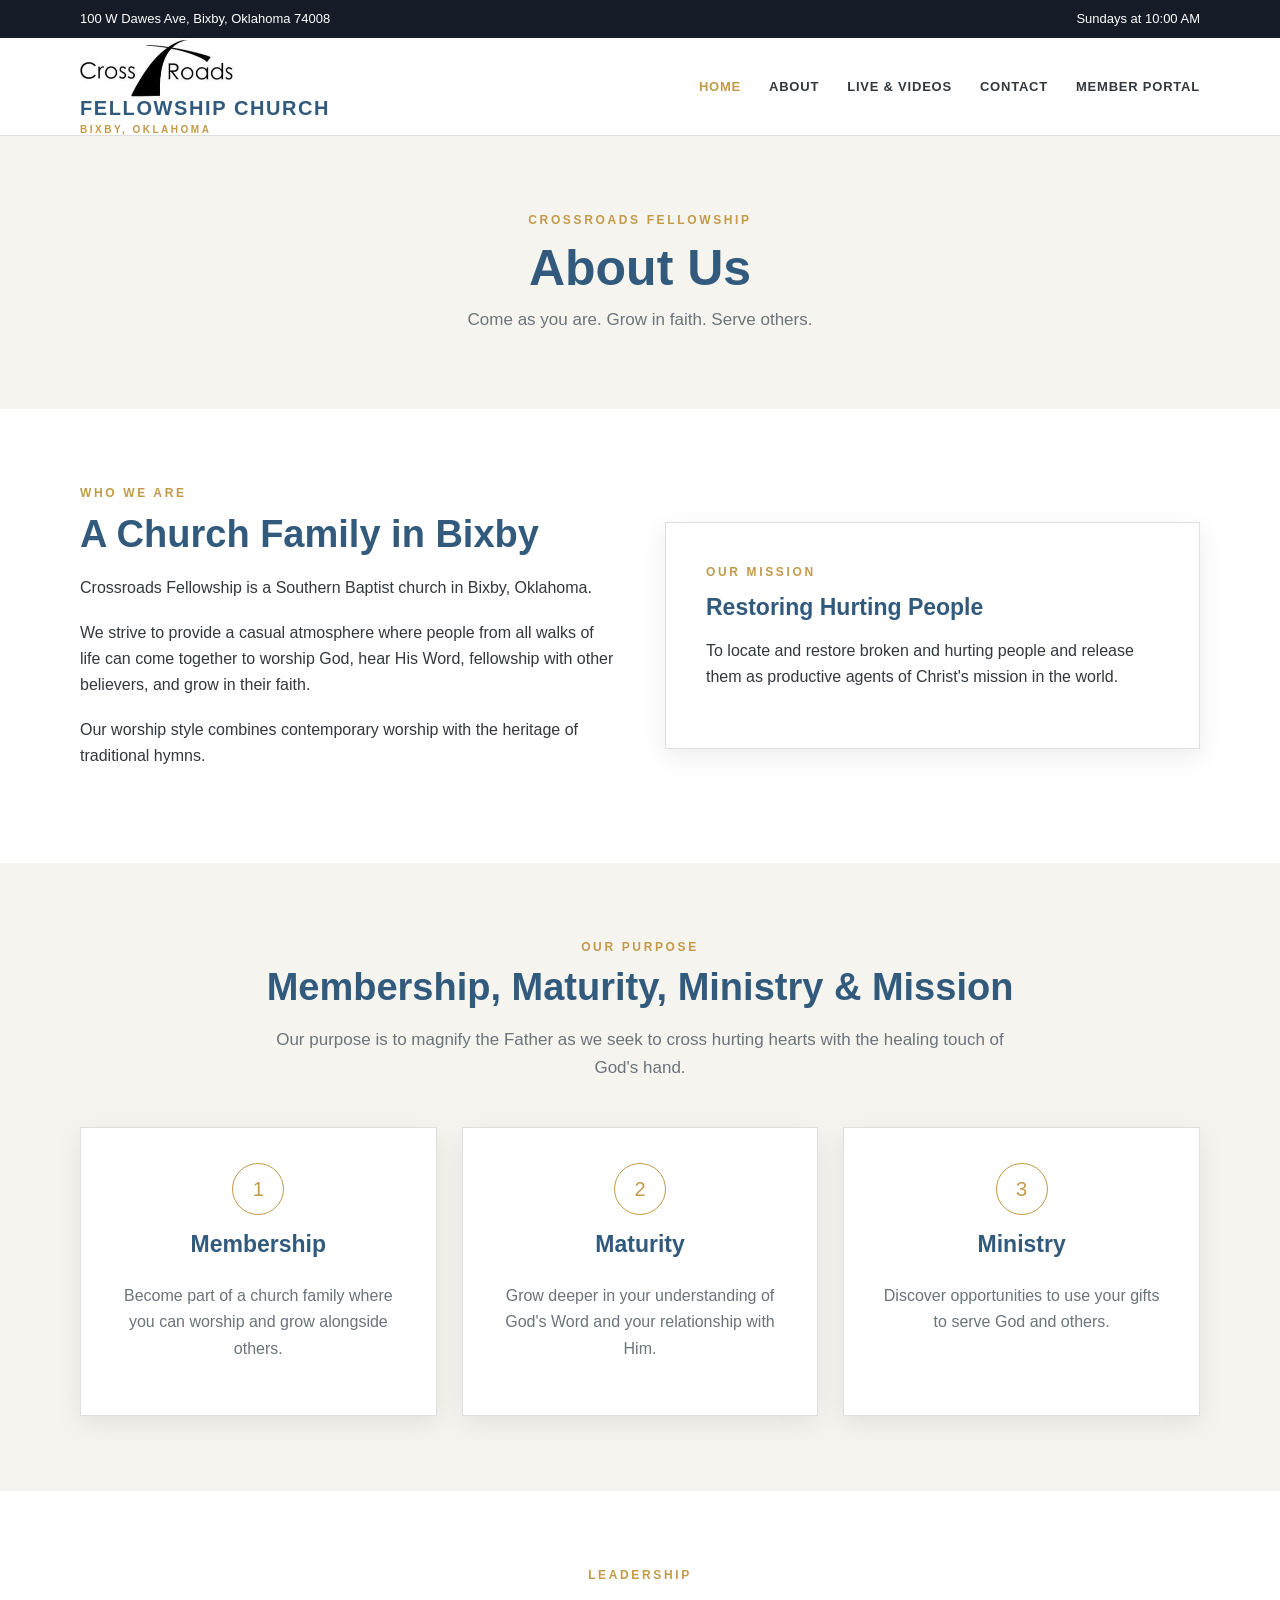
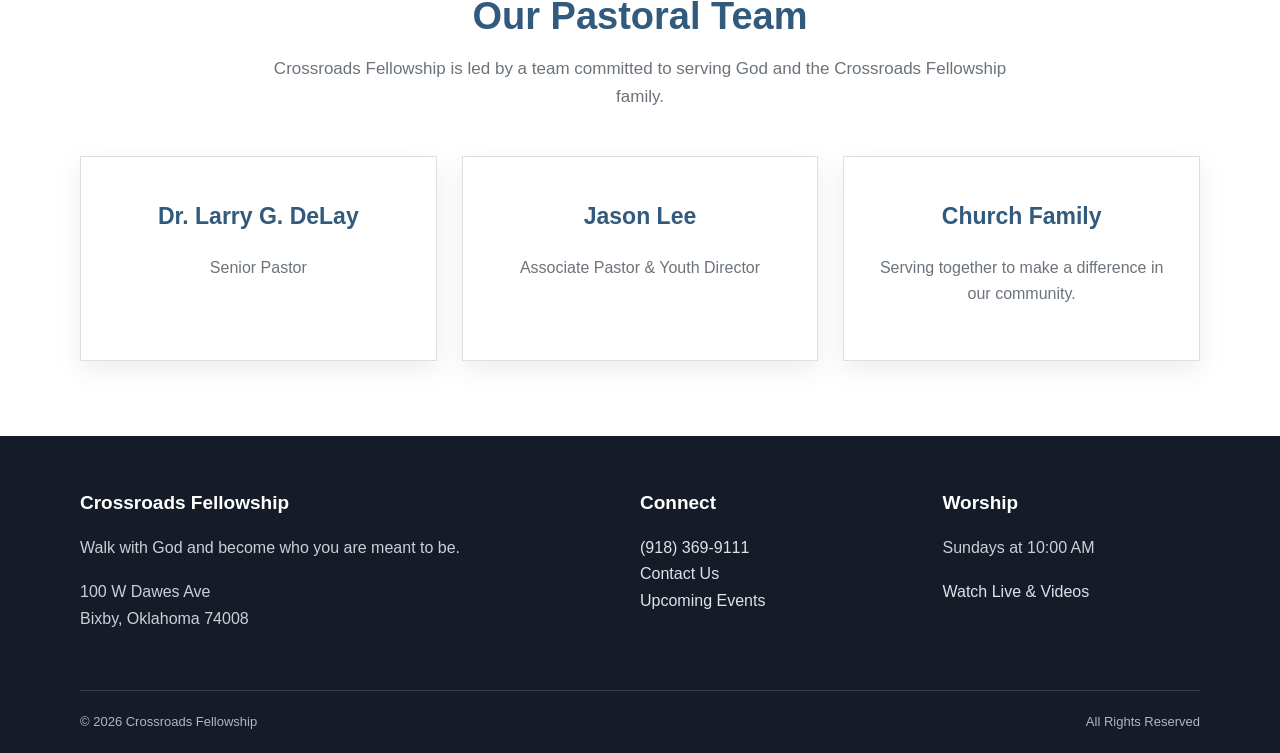
<file: about.html>
<!DOCTYPE html>
<html lang="en">

<head>

    <meta charset="UTF-8">

    <meta name="viewport"
          content="width=device-width, initial-scale=1.0">

    <meta name="description"
          content="Learn more about Crossroads Fellowship in Bixby, Oklahoma.">

    <title>About Us | Crossroads Fellowship</title>

    <link rel="stylesheet"
          href="css/site.css">

</head>


<body>


<!-- TOP BAR -->

<div class="top-bar">

    <div class="container top-bar-content">

        <div>
            100 W Dawes Ave, Bixby, Oklahoma 74008
        </div>

        <div>
            Sundays at 10:00 AM
        </div>

    </div>

</div>


<!-- HEADER -->

<header class="site-header">

    <div class="container navigation">

        <a href="index.html"
           class="site-logo">

            <img src="./images/old-crossroads1.png" style="width: 50%; height: auto;">
            <span class="logo-main">
               FELLOWSHIP CHURCH
            </span>

            <span class="logo-sub">
                BIXBY, OKLAHOMA
            </span>

        </a>


        <button class="mobile-menu-button"
                type="button">

            ☰

        </button>


<nav class="main-navigation">

                <a href="index.html" class="active">
                    HOME
                </a>

                <a href="about.html">
                    ABOUT
                </a>                

                <a href="live.html">
                    LIVE &amp; VIDEOS
                </a>

                <a href="contact.html">
                    CONTACT
                </a>
                <a href="https://crossroadsbixby.churchcenter.com/pages/home">
                    MEMBER PORTAL
                </a>

            </nav>
    </div>

</header>


<!-- PAGE HEADER -->

<section class="page-hero">

    <div class="container">

        <div class="eyebrow">
            CROSSROADS FELLOWSHIP
        </div>

        <h1>
            About Us
        </h1>

        <p>
            Come as you are. Grow in faith. Serve others.
        </p>

    </div>

</section>


<!-- WHO WE ARE -->

<section class="section">

    <div class="container two-column">

        <div>

            <div class="eyebrow">
                WHO WE ARE
            </div>

            <h2>
                A Church Family in Bixby
            </h2>

            <p>
                Crossroads Fellowship is a Southern Baptist
                church in Bixby, Oklahoma.
            </p>

            <p>
                We strive to provide a casual atmosphere where
                people from all walks of life can come together
                to worship God, hear His Word, fellowship with
                other believers, and grow in their faith.
            </p>

            <p>
                Our worship style combines contemporary worship
                with the heritage of traditional hymns.
            </p>

        </div>


        <div class="service-card">

            <div class="eyebrow">
                OUR MISSION
            </div>

            <h3>
                Restoring Hurting People
            </h3>

            <p>
                To locate and restore broken and hurting people
                and release them as productive agents of
                Christ's mission in the world.
            </p>

        </div>

    </div>

</section>


<!-- PURPOSE -->

<section class="section section-light">

    <div class="container">

        <div class="section-heading">

            <div class="eyebrow">
                OUR PURPOSE
            </div>

            <h2>
                Membership, Maturity, Ministry &amp; Mission
            </h2>

            <p>
                Our purpose is to magnify the Father as we seek
                to cross hurting hearts with the healing touch
                of God's hand.
            </p>

        </div>


        <div class="three-column">


            <div class="content-card">

                <div class="card-icon">
                    1
                </div>

                <h3>
                    Membership
                </h3>

                <p>
                    Become part of a church family where you can
                    worship and grow alongside others.
                </p>

            </div>


            <div class="content-card">

                <div class="card-icon">
                    2
                </div>

                <h3>
                    Maturity
                </h3>

                <p>
                    Grow deeper in your understanding of God's
                    Word and your relationship with Him.
                </p>

            </div>


            <div class="content-card">

                <div class="card-icon">
                    3
                </div>

                <h3>
                    Ministry
                </h3>

                <p>
                    Discover opportunities to use your gifts
                    to serve God and others.
                </p>

            </div>

        </div>

    </div>

</section>


<!-- LEADERSHIP -->

<section class="section">

    <div class="container section-heading">

        <div class="eyebrow">
            LEADERSHIP
        </div>

        <h2>
            Our Pastoral Team
        </h2>

        <p>
            Crossroads Fellowship is led by a team committed
            to serving God and the Crossroads Fellowship family.
        </p>

    </div>


    <div class="container three-column">


        <div class="content-card">

            <h3>
                Dr. Larry G. DeLay
            </h3>

            <p>
                Senior Pastor
            </p>

        </div>


        <div class="content-card">

            <h3>
                Jason Lee
            </h3>

            <p>
                Associate Pastor &amp;
                Youth Director
            </p>

        </div>


        <div class="content-card">

            <h3>
                Church Family
            </h3>

            <p>
                Serving together to make a difference
                in our community.
            </p>

        </div>

    </div>

</section>


<!-- FOOTER -->

<footer class="site-footer">

    <div class="container footer-grid">

        <div>

            <h3>
                Crossroads Fellowship
            </h3>

            <p>
                Walk with God and become who
                you are meant to be.
            </p>

            <p>
                100 W Dawes Ave<br>
                Bixby, Oklahoma 74008
            </p>

        </div>


        <div>

            <h3>
                Connect
            </h3>

            <p>

                <a href="tel:19183699111">
                    (918) 369-9111
                </a>

                <br>

                <a href="contact.html">
                    Contact Us
                </a>

                <br>

                <a href="events.html">
                    Upcoming Events
                </a>

            </p>

        </div>


        <div>

            <h3>
                Worship
            </h3>

            <p>
                Sundays at 10:00 AM
            </p>

            <p>
                <a href="live.html">
                    Watch Live &amp; Videos
                </a>
            </p>

        </div>

    </div>


    <div class="container footer-bottom">

        <div>
            © 2026 Crossroads Fellowship
        </div>

        <div>
            All Rights Reserved
        </div>

    </div>

</footer>


<script src="js/site.js"></script>

</body>

</html>
</file>
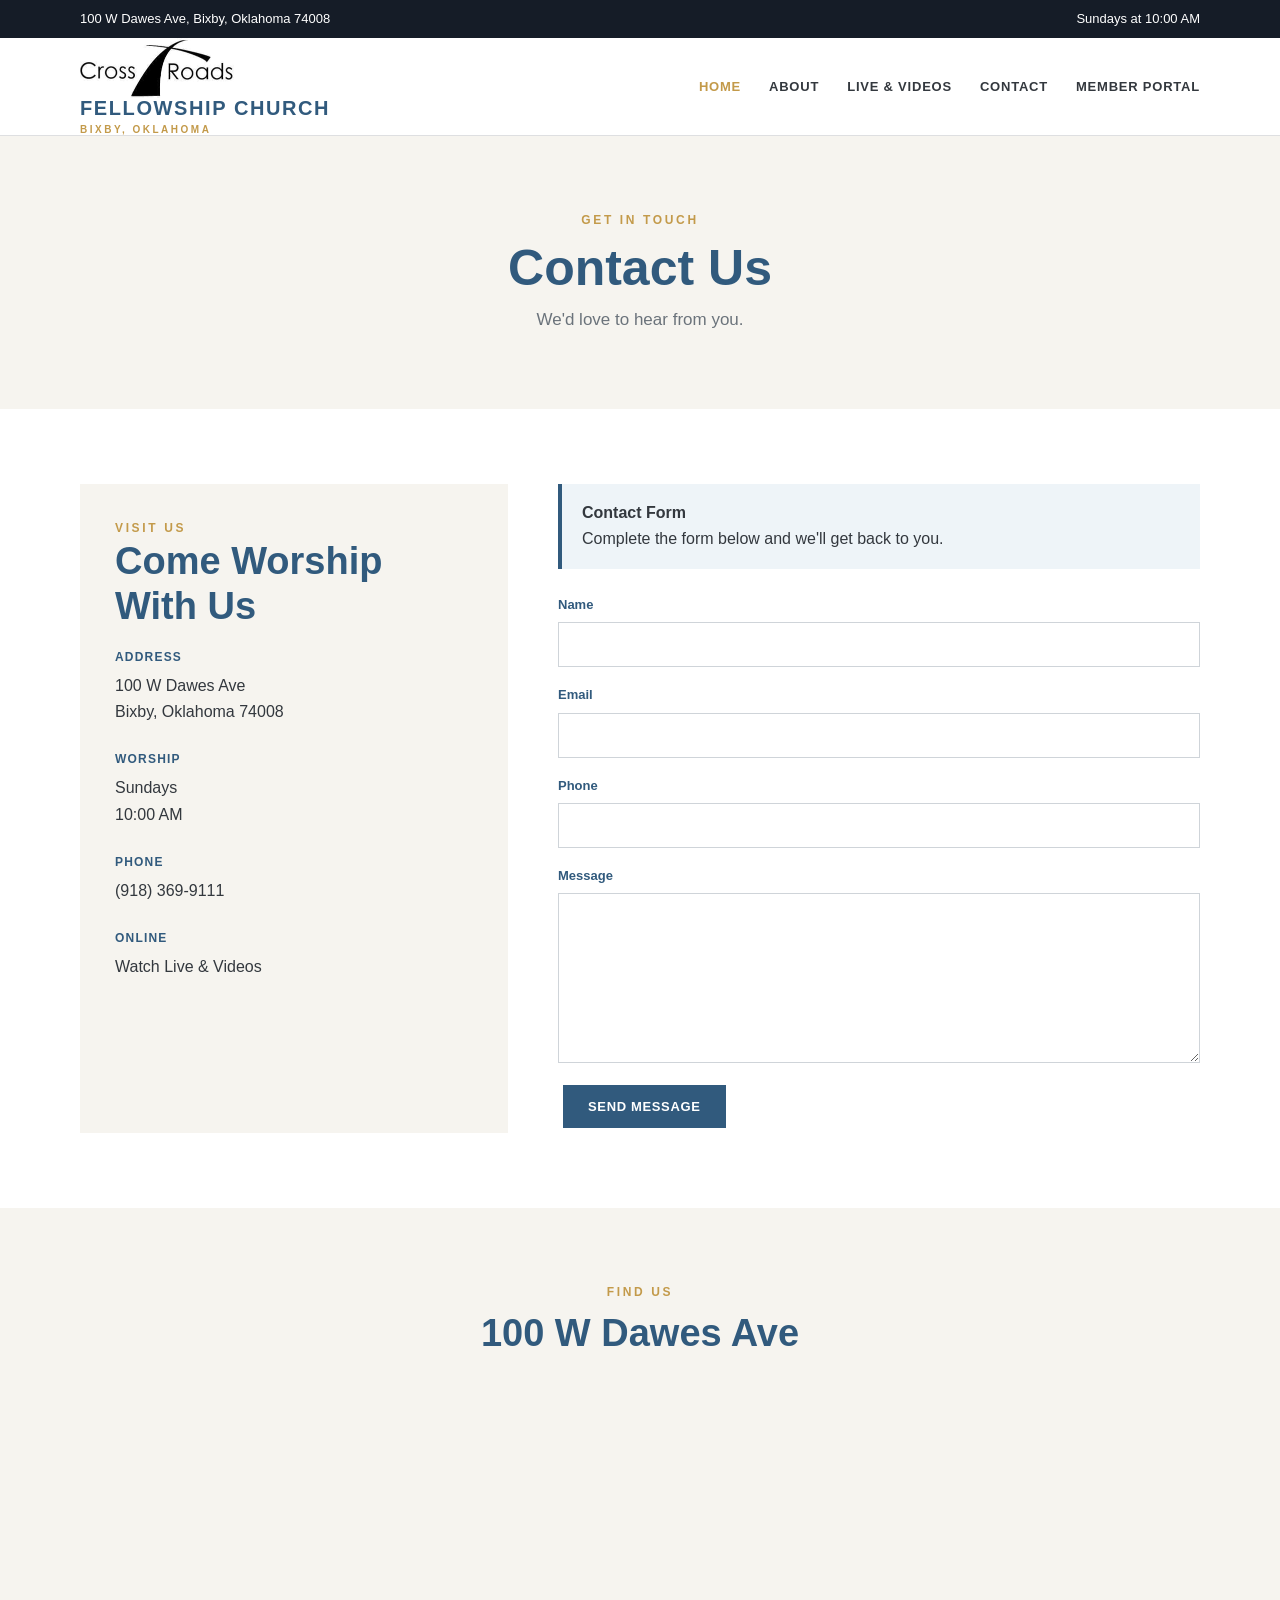
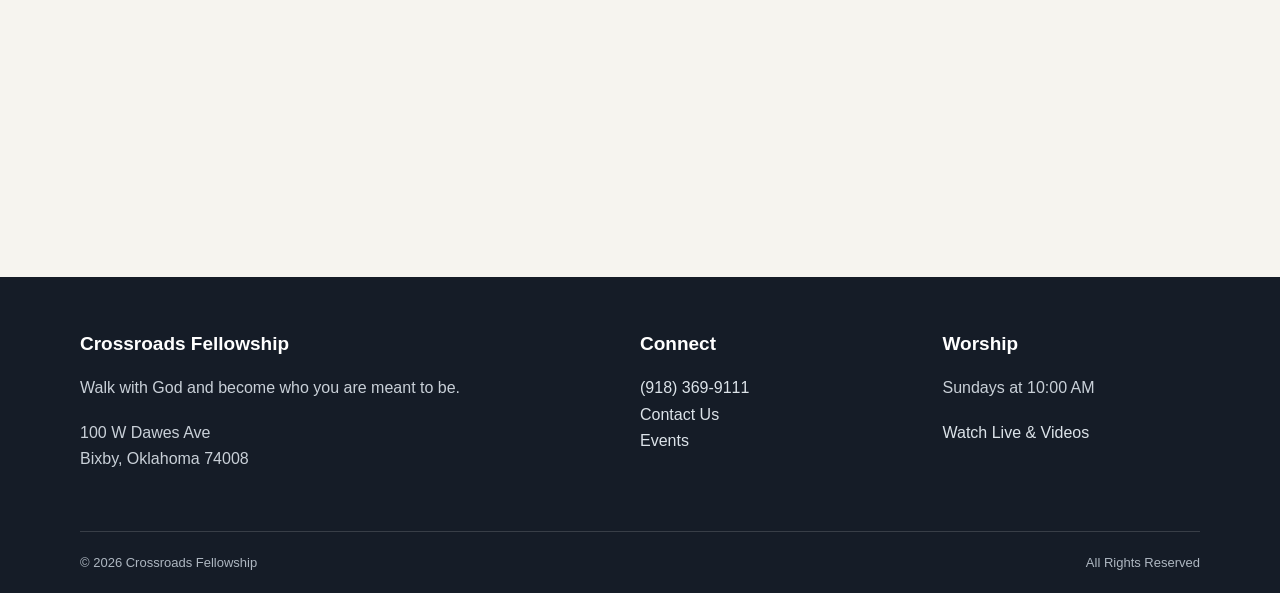
<file: contact.html>
<!DOCTYPE html>
<html lang="en">

<head>

    <meta charset="UTF-8">

    <meta name="viewport"
          content="width=device-width, initial-scale=1.0">

    <meta name="description"
          content="Contact Crossroads Fellowship in Bixby, Oklahoma.">

    <title>Contact | Crossroads Fellowship</title>

    <link rel="stylesheet"
          href="css/site.css">

</head>


<body>


<div class="top-bar">

    <div class="container top-bar-content">

        <div>
            100 W Dawes Ave, Bixby, Oklahoma 74008
        </div>

        <div>
            Sundays at 10:00 AM
        </div>

    </div>

</div>


<header class="site-header">

    <div class="container navigation">

        <a href="index.html"
           class="site-logo">

            <img src="./images/old-crossroads1.png" style="width: 50%; height: auto;">
            <span class="logo-main">
               FELLOWSHIP CHURCH
            </span>

            <span class="logo-sub">
                BIXBY, OKLAHOMA
            </span>

        </a>


        <button class="mobile-menu-button">
            ☰
        </button>


 <nav class="main-navigation">

                <a href="index.html" class="active">
                    HOME
                </a>

                <a href="about.html">
                    ABOUT
                </a>                

                <a href="live.html">
                    LIVE &amp; VIDEOS
                </a>

                <a href="contact.html">
                    CONTACT
                </a>
                <a href="https://crossroadsbixby.churchcenter.com/pages/home">
                    MEMBER PORTAL
                </a>

            </nav>

    </div>

</header>


<section class="page-hero">

    <div class="container">

        <div class="eyebrow">
            GET IN TOUCH
        </div>

        <h1>
            Contact Us
        </h1>

        <p>
            We'd love to hear from you.
        </p>

    </div>

</section>


<section class="section">

    <div class="container contact-grid">


        <!-- CONTACT INFORMATION -->

        <div class="contact-information">

            <div class="eyebrow">
                VISIT US
            </div>

            <h2>
                Come Worship With Us
            </h2>


            <div class="contact-item">

                <strong>
                    Address
                </strong>

                100 W Dawes Ave<br>
                Bixby, Oklahoma 74008

            </div>


            <div class="contact-item">

                <strong>
                    Worship
                </strong>

                Sundays<br>
                10:00 AM

            </div>


            <div class="contact-item">

                <strong>
                    Phone
                </strong>

                <a href="tel:19183699111">
                    (918) 369-9111
                </a>

            </div>


            <div class="contact-item">

                <strong>
                    Online
                </strong>

                <a href="live.html">
                    Watch Live &amp; Videos
                </a>

            </div>

        </div>


        <!-- CONTACT FORM -->

        <div>

            <div class="notice">

                <strong>
                    Contact Form
                </strong>

                <br>

                Complete the form below and we'll
                get back to you.

            </div>


            <form class="contact-form"
                  id="contactForm"
                  method="post"
                  action="https://api.web3forms.com/submit">


                <div class="form-group">

                    <label for="name">
                        Name
                    </label>
<input type="hidden" name="access_key" value="149ac81e-33c2-4dfe-b1d5-e5692844b031">
                    <input
                        type="text"
                        id="name"
                        name="name"
                        required>

                </div>


                <div class="form-group">

                    <label for="email">
                        Email
                    </label>

                    <input
                        type="email"
                        id="email"
                        name="email"
                        required>

                </div>


                <div class="form-group">

                    <label for="phone">
                        Phone
                    </label>

                    <input
                        type="tel"
                        id="phone"
                        name="phone">

                </div>


                <div class="form-group">

                    <label for="message">
                        Message
                    </label>

                    <textarea
                        id="message"
                        name="message"
                        required>
                    </textarea>

                </div>


                <div>

                    <button
                        type="submit"
                        class="button button-blue">

                        SEND MESSAGE

                    </button>

                </div>

            </form>

        </div>

    </div>

</section>


<!-- MAP -->

<section class="section section-light">

    <div class="container">

        <div class="section-heading">

            <div class="eyebrow">
                FIND US
            </div>

            <h2>
                100 W Dawes Ave
            </h2>

        </div>


        <div class="map-container">

            <iframe
                src="https://www.google.com/maps?q=100%20W%20Dawes%20Ave,%20Bixby,%20OK%2074008&output=embed"
                loading="lazy"
                title="Crossroads Fellowship location">
            </iframe>

        </div>

    </div>

</section>


<footer class="site-footer">

    <div class="container footer-grid">

        <div>

            <h3>
                Crossroads Fellowship
            </h3>

            <p>
                Walk with God and become who
                you are meant to be.
            </p>

            <p>
                100 W Dawes Ave<br>
                Bixby, Oklahoma 74008
            </p>

        </div>


        <div>

            <h3>
                Connect
            </h3>

            <p>

                <a href="tel:19183699111">
                    (918) 369-9111
                </a>

                <br>

                <a href="contact.html">
                    Contact Us
                </a>

                <br>

                <a href="events.html">
                    Events
                </a>

            </p>

        </div>


        <div>

            <h3>
                Worship
            </h3>

            <p>
                Sundays at 10:00 AM
            </p>

            <p>

                <a href="live.html">
                    Watch Live &amp; Videos
                </a>

            </p>

        </div>

    </div>


    <div class="container footer-bottom">

        <div>
            © 2026 Crossroads Fellowship
        </div>

        <div>
            All Rights Reserved
        </div>

    </div>

</footer>


<script src="js/site.js"></script>

</body>

</html>
</file>
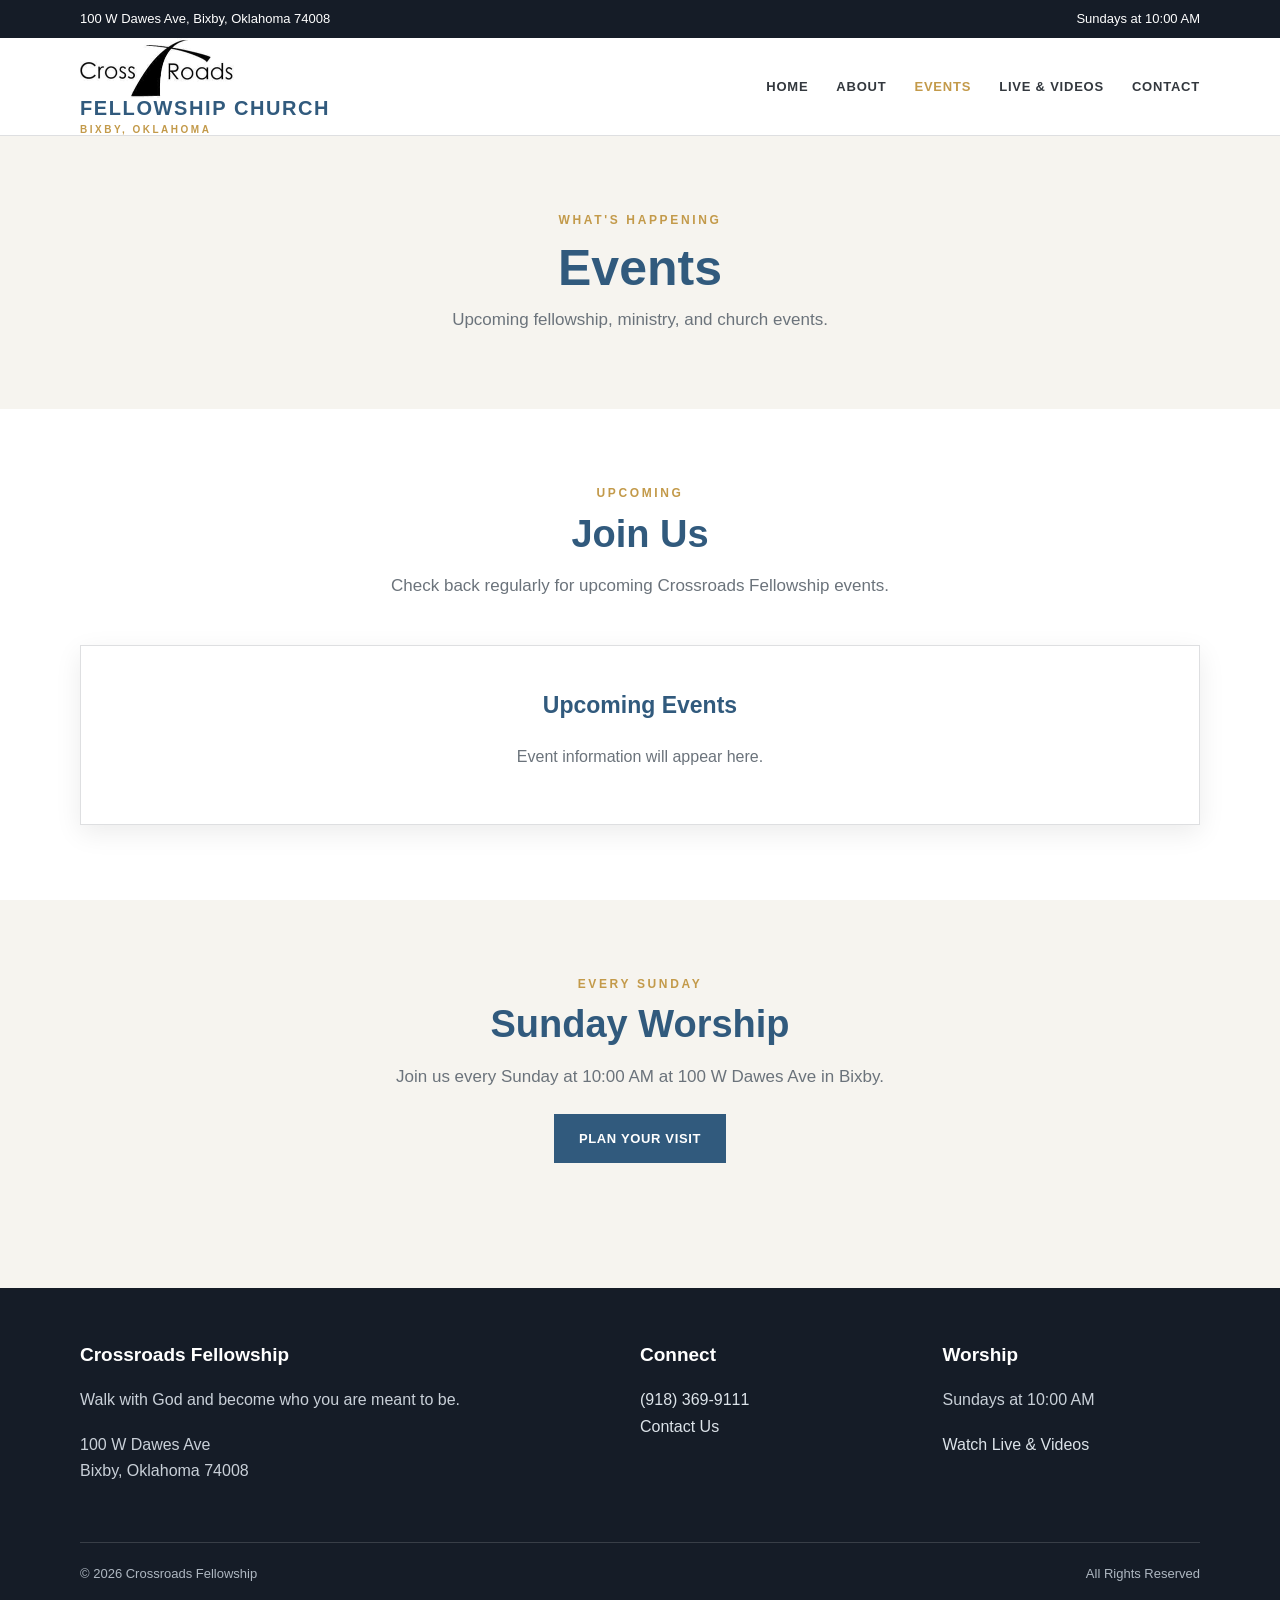
<file: events.html>
<!DOCTYPE html>
<html lang="en">

<head>

    <meta charset="UTF-8">

    <meta name="viewport"
          content="width=device-width, initial-scale=1.0">

    <meta name="description"
          content="Upcoming events at Crossroads Fellowship in Bixby, Oklahoma.">

    <title>Events | Crossroads Fellowship</title>

    <link rel="stylesheet"
          href="css/site.css">

</head>


<body>


<div class="top-bar">

    <div class="container top-bar-content">

        <div>
            100 W Dawes Ave, Bixby, Oklahoma 74008
        </div>

        <div>
            Sundays at 10:00 AM
        </div>

    </div>

</div>


<header class="site-header">

    <div class="container navigation">

        <a href="index.html"
           class="site-logo">

            <img src="./images/old-crossroads1.png" style="width: 50%; height: auto;">
            <span class="logo-main">
               FELLOWSHIP CHURCH
            </span>

            <span class="logo-sub">
                BIXBY, OKLAHOMA
            </span>

        </a>


        <button class="mobile-menu-button">
            ☰
        </button>


        <nav class="main-navigation">

            <a href="index.html">
                HOME
            </a>

            <a href="about.html">
                ABOUT
            </a>

            <a href="events.html"
               class="active">

                EVENTS

            </a>

            <a href="live.html">
                LIVE &amp; VIDEOS
            </a>

            <a href="contact.html">
                CONTACT
            </a>

        </nav>

    </div>

</header>


<section class="page-hero">

    <div class="container">

        <div class="eyebrow">
            WHAT'S HAPPENING
        </div>

        <h1>
            Events
        </h1>

        <p>
            Upcoming fellowship, ministry,
            and church events.
        </p>

    </div>

</section>


<section class="section">

    <div class="container">

        <div class="section-heading">

            <div class="eyebrow">
                UPCOMING
            </div>

            <h2>
                Join Us
            </h2>

            <p>
                Check back regularly for upcoming
                Crossroads Fellowship events.
            </p>

        </div>


        <!-- EVENTS ARE INSERTED HERE BY JAVASCRIPT -->

        <div id="event-list"
             class="event-list">

            <div class="content-card">

                <h3>
                    Upcoming Events
                </h3>

                <p>
                    Event information will appear here.
                </p>

            </div>

        </div>

    </div>

</section>


<section class="section section-light">

    <div class="container section-heading">

        <div class="eyebrow">
            EVERY SUNDAY
        </div>

        <h2>
            Sunday Worship
        </h2>

        <p>
            Join us every Sunday at 10:00 AM
            at 100 W Dawes Ave in Bixby.
        </p>

        <a href="contact.html"
           class="button button-blue">

            PLAN YOUR VISIT

        </a>

    </div>

</section>


<footer class="site-footer">

    <div class="container footer-grid">

        <div>

            <h3>
                Crossroads Fellowship
            </h3>

            <p>
                Walk with God and become who
                you are meant to be.
            </p>

            <p>
                100 W Dawes Ave<br>
                Bixby, Oklahoma 74008
            </p>

        </div>


        <div>

            <h3>
                Connect
            </h3>

            <p>

                <a href="tel:19183699111">
                    (918) 369-9111
                </a>

                <br>

                <a href="contact.html">
                    Contact Us
                </a>

            </p>

        </div>


        <div>

            <h3>
                Worship
            </h3>

            <p>
                Sundays at 10:00 AM
            </p>

            <p>
                <a href="live.html">
                    Watch Live &amp; Videos
                </a>
            </p>

        </div>

    </div>


    <div class="container footer-bottom">

        <div>
            © 2026 Crossroads Fellowship
        </div>

        <div>
            All Rights Reserved
        </div>

    </div>

</footer>


<script src="js/site.js"></script>

</body>

</html>
</file>
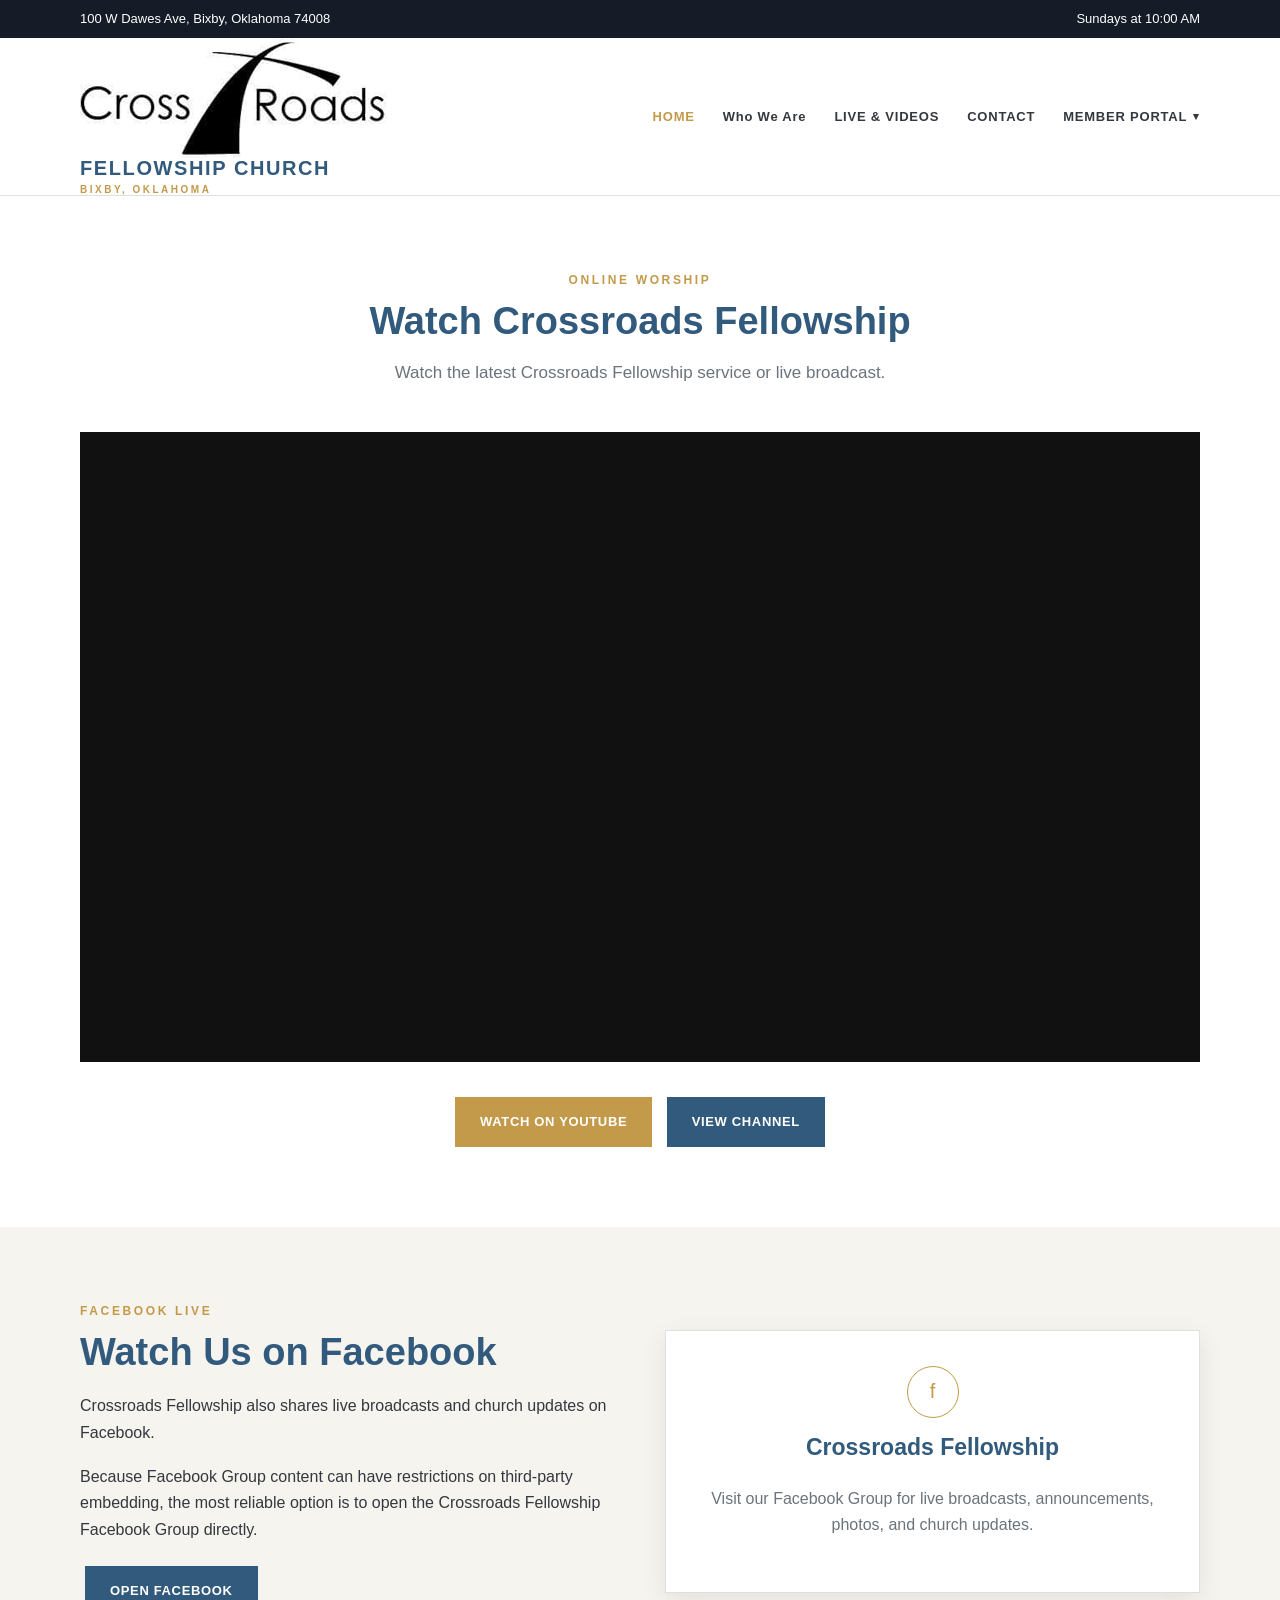
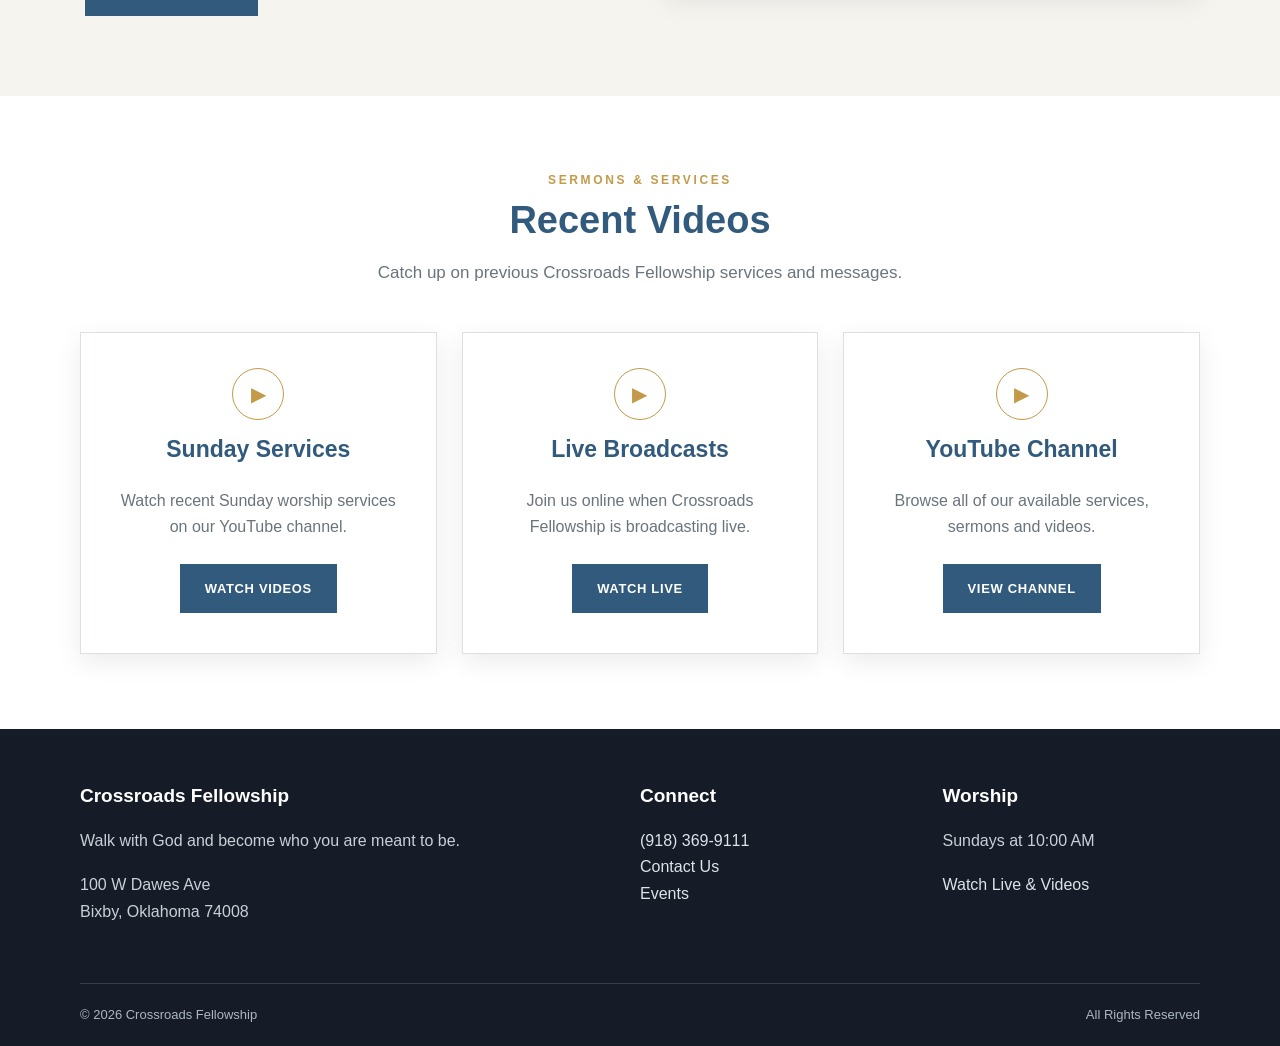
<file: live.html>
<!DOCTYPE html>
<html lang="en">
<head>
    <meta charset="UTF-8">
    <meta name="viewport" content="width=device-width, initial-scale=1.0">
    <meta name="description" content="Crossroads Fellowship in Bixby, Oklahoma. Join us for worship, fellowship, ministry and service.">
    <title>Crossroads Fellowship | Bixby, Oklahoma</title>
    <link rel="stylesheet" href="css/site.css">
</head>

<body>

<div class="top-bar">
    <div class="container top-bar-content">
        <div>100 W Dawes Ave, Bixby, Oklahoma 74008</div>
        <div>Sundays at 10:00 AM</div>
    </div>
</div>

<header class="site-header">
    <div class="container navigation">

        <a href="#home" class="site-logo">
            <img src="./images/old-crossroads1.png" alt="Crossroads Fellowship">
            <span class="logo-main">FELLOWSHIP CHURCH</span>
            <span class="logo-sub">BIXBY, OKLAHOMA</span>
        </a>

        <button class="mobile-menu-button" type="button" aria-label="Open navigation menu">
            ☰
        </button>

        <nav class="main-navigation">

    <a href="https://www.crossroadsfellowship.church" class="active">HOME</a>

    <a href="https://www.crossroadsfellowship.church#about">Who We Are</a>

    <a href="https://www.crossroadsfellowship.church/live.html">LIVE &amp; VIDEOS</a>

    <a href="https://www.crossroadsfellowship.church#contact">CONTACT</a>

    <div class="nav-dropdown">

        <button class="nav-dropdown-button" type="button">
            MEMBER PORTAL
            <span class="dropdown-arrow">▾</span>
        </button>

        <div class="nav-dropdown-content">

            <a href="https://crossroadsbixby.churchcenter.com/giving"
               target="_blank"
               rel="noopener noreferrer">Give</a>

            <a href="https://crossroadsbixby.churchcenter.com/pages/sermon-notes-02122023"
               target="_blank"
               rel="noopener noreferrer">Sermon Notes</a>

            <a href="https://crossroadsbixby.churchcenter.com/pages/announcements"
               target="_blank"
               rel="noopener noreferrer">Announcements</a>

            <a href="https://crossroadsbixby.churchcenter.com/groups/unique?enrollment=open_signup%2Crequest_to_join&filter=enrollment"
               target="_blank"
               rel="noopener noreferrer">Groups</a>

            <a href="https://crossroadsbixby.churchcenter.com/calendar?view=month"
               target="_blank"
               rel="noopener noreferrer">Calendar</a>

            <a href="https://crossroadsbixby.churchcenter.com/pages/security-schedule"
               target="_blank"
               rel="noopener noreferrer">Security Schedule</a>

            <a href="https://crossroadsbixby.churchcenter.com/pages/vacuum-schedule"
               target="_blank"
               rel="noopener noreferrer">Vacuum Schedule</a>

            <a href="https://crossroadsbixby.churchcenter.com/pages/previous-sermon-notes"
               target="_blank"
               rel="noopener noreferrer">Previous Sermon Notes</a>

        </div>

    </div>

</nav>

    </div>
</header>

<!-- =====================================================
     WATCH LIVE
====================================================== -->

 <!--<section class="section">

    <div class="container">

        <div class="section-heading">

            <div class="eyebrow">
                ONLINE WORSHIP
            </div>

            <h2>
                Watch Crossroads Fellowship
            </h2>

            <p>
                Watch our latest services and live broadcasts
                on the Crossroads Fellowship YouTube channel.
            </p>

        </div>


        <!-- YouTube channel -->

        <!--  <div class="video-container">

<!-- =====================================================
YOUTUBE LIVE / LATEST SERVICE
====================================================== -->

<section class="section">

    <div class="container">

        <div class="section-heading">

            <div class="eyebrow">
                ONLINE WORSHIP
            </div>

            <h2>
                Watch Crossroads Fellowship
            </h2>

            <p>
                Watch the latest Crossroads Fellowship
                service or live broadcast.
            </p>

        </div>


        <div class="video-container">

            <iframe
                src="https://www.youtube.com/embed/PPElyS44BqI"
                title="Crossroads Fellowship Bixby"
                allow="accelerometer;
                       autoplay;
                       clipboard-write;
                       encrypted-media;
                       gyroscope;
                       picture-in-picture;
                       web-share"
                referrerpolicy="strict-origin-when-cross-origin"
                allowfullscreen>
            </iframe>

        </div>


        <div class="text-center"
             style="margin-top:30px;">

            <a
                href="https://www.youtube.com/watch?v=PPElyS44BqI"
                target="_blank"
                rel="noopener"
                class="button button-gold">

                WATCH ON YOUTUBE

            </a>

            <a
                href="https://www.youtube.com/@crossroadsfellowshipbixby6641"
                target="_blank"
                rel="noopener"
                class="button button-blue">

                VIEW CHANNEL

            </a>

        </div>

    </div>

</section>




<!-- =====================================================
     FACEBOOK
====================================================== -->

<section class="section section-light">

    <div class="container two-column">

        <div>

            <div class="eyebrow">
                FACEBOOK LIVE
            </div>

            <h2>
                Watch Us on Facebook
            </h2>

            <p>
                Crossroads Fellowship also shares live
                broadcasts and church updates on Facebook.
            </p>

            <p>
                Because Facebook Group content can have
                restrictions on third-party embedding,
                the most reliable option is to open the
                Crossroads Fellowship Facebook Group directly.
            </p>

            <a
                href="https://www.facebook.com/groups/492455114880398"
                target="_blank"
                rel="noopener"
                class="button button-blue">

                OPEN FACEBOOK

            </a>

        </div>


        <div class="content-card">

            <div class="card-icon">
                f
            </div>

            <h3>
                Crossroads Fellowship
            </h3>

            <p>
                Visit our Facebook Group for live broadcasts,
                announcements, photos, and church updates.
            </p>

        </div>

    </div>

</section>


<!-- =====================================================
     YOUTUBE CHANNEL
====================================================== -->

<section class="section">

    <div class="container">

        <div class="section-heading">

            <div class="eyebrow">
                SERMONS &amp; SERVICES
            </div>

            <h2>
                Recent Videos
            </h2>

            <p>
                Catch up on previous Crossroads Fellowship
                services and messages.
            </p>

        </div>


        <div class="three-column">


            <div class="content-card">

                <div class="card-icon">
                    ▶
                </div>

                <h3>
                    Sunday Services
                </h3>

                <p>
                    Watch recent Sunday worship services
                    on our YouTube channel.
                </p>

                <a
                    href="https://www.youtube.com/@crossroadsfellowshipbixby6641/videos"
                    target="_blank"
                    rel="noopener"
                    class="button button-blue">

                    WATCH VIDEOS

                </a>

            </div>


            <div class="content-card">

                <div class="card-icon">
                    ▶
                </div>

                <h3>
                    Live Broadcasts
                </h3>

                <p>
                    Join us online when Crossroads Fellowship
                    is broadcasting live.
                </p>

                <a
                    href="https://www.youtube.com/@crossroadsfellowshipbixby6641/live"
                    target="_blank"
                    rel="noopener"
                    class="button button-blue">

                    WATCH LIVE

                </a>

            </div>


            <div class="content-card">

                <div class="card-icon">
                    ▶
                </div>

                <h3>
                    YouTube Channel
                </h3>

                <p>
                    Browse all of our available services,
                    sermons and videos.
                </p>

                <a
                    href="https://www.youtube.com/@crossroadsfellowshipbixby6641"
                    target="_blank"
                    rel="noopener"
                    class="button button-blue">

                    VIEW CHANNEL

                </a>

            </div>


        </div>

    </div>

</section>


<!-- =====================================================
     FOOTER
====================================================== -->

<footer class="site-footer">

    <div class="container footer-grid">

        <div>

            <h3>
                Crossroads Fellowship
            </h3>

            <p>
                Walk with God and become who
                you are meant to be.
            </p>

            <p>
                100 W Dawes Ave<br>
                Bixby, Oklahoma 74008
            </p>

        </div>


        <div>

            <h3>
                Connect
            </h3>

            <p>

                <a href="tel:19183699111">
                    (918) 369-9111
                </a>

                <br>

                <a href="contact.html">
                    Contact Us
                </a>

                <br>

                <a href="events.html">
                    Events
                </a>

            </p>

        </div>


        <div>

            <h3>
                Worship
            </h3>

            <p>
                Sundays at 10:00 AM
            </p>

            <p>

                <a href="live.html">
                    Watch Live &amp; Videos
                </a>

            </p>

        </div>

    </div>


    <div class="container footer-bottom">

        <div>
            © 2026 Crossroads Fellowship
        </div>

        <div>
            All Rights Reserved
        </div>

    </div>

</footer>


<script src="js/site.js"></script>

</body>

</html>
</file>
<file: css/site.css>
/* =========================================================
   CROSSROADS FELLOWSHIP
   STATIC WEBSITE STYLES
   ========================================================= */


/* =========================================================
   VARIABLES
   ========================================================= */

:root {
    --navy: #151c27;
    --blue: #315a7d;
    --blue-dark: #24445f;

    --gold: #c39a4a;
    --gold-dark: #a77f38;

    --cream: #f6f4ef;
    --white: #ffffff;

    --text: #33383e;
    --muted: #6b737b;

    --line: #dedfe1;

    --shadow: 0 8px 25px rgba(0, 0, 0, 0.08);

    --max-width: 1120px;
}


/* =========================================================
   RESET
   ========================================================= */

* {
    box-sizing: border-box;
}

html {
    scroll-behavior: smooth;
}

body {
    margin: 0;

    font-family:
        Arial,
        Helvetica,
        sans-serif;

    color: var(--text);

    background: var(--white);

    line-height: 1.65;
}

img {
    max-width: 100%;
    height: auto;
}

a {
    color: inherit;
    text-decoration: none;
}

button,
input,
textarea,
select {
    font-family: inherit;
}


/* =========================================================
   CONTAINER
   ========================================================= */

section {
    scroll-margin-top: 180px;
}

.container {
    width: 92%;
    max-width: var(--max-width);

    margin-left: auto;
    margin-right: auto;
}


/* =========================================================
   TOP BAR
   ========================================================= */

.top-bar {
    background: var(--navy);

    color: var(--white);

    font-size: 13px;
}

.top-bar-content {
    min-height: 38px;

    display: flex;

    align-items: center;

    justify-content: space-between;

    gap: 20px;
}


/* =========================================================
   HEADER
   ========================================================= */

.site-header {
    background: var(--white);

    border-bottom: 1px solid var(--line);

    position: sticky;

    top: 0;

    z-index: 1000;
}

.navigation {
    min-height: 82px;

    display: flex;

    align-items: center;

    justify-content: space-between;
}


/* =========================================================
   LOGO
   ========================================================= */

.site-logo {
    display: inline-flex;

    flex-direction: column;

    line-height: 1;

    color: var(--blue);

    font-weight: 800;
}

.logo-main {
    font-size: 20px;

    letter-spacing: 0.08em;
}

.logo-sub {
    color: var(--gold);

    font-size: 10px;

    letter-spacing: 0.25em;

    margin-top: 7px;
}


/* =========================================================
   MAIN NAVIGATION
   ========================================================= */

.main-navigation {
    display: flex;

    align-items: center;

    gap: 28px;
}


/* Standard navigation links */

.main-navigation > a {
    color: var(--text);

    font-size: 13px;

    font-weight: 700;

    letter-spacing: 0.06em;

    transition:
        color 0.2s ease;

    white-space: nowrap;
}

.main-navigation > a:hover,
.main-navigation > a.active {
    color: var(--gold);
}


/* =========================================================
   MEMBER PORTAL
   ========================================================= */

.nav-dropdown {
    position: relative;

    display: flex;

    align-items: center;

    height: 100%;
}


/* Member Portal button */

.nav-dropdown-button {
    display: inline-flex;

    align-items: center;

    gap: 6px;

    padding: 0;

    border: 0;

    background: transparent;

    color: var(--text);

    font-family: inherit;

    font-size: 13px;

    font-weight: 700;

    letter-spacing: 0.06em;

    line-height: 1.65;

    white-space: nowrap;

    cursor: pointer;

    transition:
        color 0.2s ease;
}


/* Member Portal hover */

.nav-dropdown:hover .nav-dropdown-button,
.nav-dropdown:focus-within .nav-dropdown-button {
    color: var(--gold);
}


/* Dropdown arrow */

.dropdown-arrow {
    display: inline-block;

    font-size: 11px;

    line-height: 1;

    transition:
        transform 0.2s ease;
}


/* Rotate arrow */

.nav-dropdown:hover .dropdown-arrow,
.nav-dropdown:focus-within .dropdown-arrow {
    transform: rotate(180deg);
}


/* =========================================================
   MEMBER PORTAL DROPDOWN MENU
   ========================================================= */

.nav-dropdown-content {
    display: none;

    position: absolute;

    top: calc(100% + 1px);

    left: 0;

    min-width: 235px;

    padding: 7px 0;

    background: var(--white);

    border: 1px solid var(--line);

    box-shadow: var(--shadow);

    z-index: 2000;
}


/* Show dropdown */

.nav-dropdown:hover .nav-dropdown-content,
.nav-dropdown:focus-within .nav-dropdown-content {
    display: block;
}


/* Dropdown links */

.nav-dropdown-content a {
    display: block;

    width: 100%;

    padding: 10px 18px;

    color: var(--text);

    background: var(--white);

    font-size: 13px;

    font-weight: 700;

    letter-spacing: 0.03em;

    text-decoration: none;

    white-space: nowrap;

    transition:
        background-color 0.2s ease,
        color 0.2s ease;
}


/* Dropdown hover */

.nav-dropdown-content a:hover,
.nav-dropdown-content a:focus {
    background: var(--cream);

    color: var(--gold);
}


/* =========================================================
   MOBILE MENU BUTTON
   ========================================================= */

.mobile-menu-button {
    display: none;

    border: 0;

    background: transparent;

    color: var(--blue);

    font-size: 28px;

    cursor: pointer;
}


/* =========================================================
   HERO
   ========================================================= */

.hero {
    position: relative;

    min-height: 550px;

    display: flex;

    align-items: center;

    justify-content: center;

    text-align: center;

    color: var(--white);

    background-color: var(--blue);

    background-image:
        url("../images/hero.jpg");

    background-size: cover;

    background-position: center;
}

.hero-overlay {
    position: absolute;

    inset: 0;

    background:
        linear-gradient(
            90deg,
            rgba(10, 17, 27, 0.78),
            rgba(31, 78, 121, 0.50)
        );
}

.hero-content {
    position: relative;

    z-index: 2;

    padding: 80px 0;
}

.hero h1 {
    margin: 15px 0 20px;

    font-size:
        clamp(
            40px,
            6vw,
            68px
        );

    line-height: 1.08;

    font-weight: 700;
}

.hero p {
    max-width: 760px;

    margin: 0 auto 30px;

    font-size: 19px;
}


/* =========================================================
   EYEBROW
   ========================================================= */

.eyebrow {
    color: var(--gold);

    font-size: 12px;

    font-weight: 700;

    letter-spacing: 0.22em;

    text-transform: uppercase;
}


/* =========================================================
   BUTTONS
   ========================================================= */

.button {
    display: inline-block;

    padding: 13px 24px;

    margin: 5px;

    border: 1px solid transparent;

    font-size: 13px;

    font-weight: 700;

    letter-spacing: 0.05em;

    cursor: pointer;

    transition:
        background-color 0.2s ease,
        color 0.2s ease,
        border-color 0.2s ease;
}

.button-gold {
    background: var(--gold);

    border-color: var(--gold);

    color: var(--white);
}

.button-gold:hover {
    background: var(--gold-dark);

    border-color: var(--gold-dark);
}

.button-blue {
    background: var(--blue);

    border-color: var(--blue);

    color: var(--white);
}

.button-blue:hover {
    background: var(--blue-dark);

    border-color: var(--blue-dark);
}

.button-outline {
    background: transparent;

    border-color: var(--white);

    color: var(--white);
}

.button-outline:hover {
    background: var(--white);

    color: var(--blue);
}


/* =========================================================
   SECTIONS
   ========================================================= */

.section {
    padding: 75px 0;
}

.section-light {
    background: var(--cream);
}


/* =========================================================
   TWO COLUMN
   ========================================================= */

.two-column {
    display: grid;

    grid-template-columns:
        minmax(0, 1fr)
        minmax(0, 1fr);

    gap: 50px;

    align-items: center;
}


/* =========================================================
   HEADINGS
   ========================================================= */

h2 {
    margin-top: 8px;

    margin-bottom: 18px;

    color: var(--blue);

    font-size: 38px;

    line-height: 1.2;
}

h3 {
    color: var(--blue);

    font-size: 23px;

    line-height: 1.3;
}

p {
    margin-top: 0;

    margin-bottom: 18px;
}


/* =========================================================
   SERVICE CARD
   ========================================================= */

.service-card {
    padding: 40px;

    background: var(--white);

    border: 1px solid var(--line);

    box-shadow: var(--shadow);
}

.service-card h3 {
    margin-top: 10px;

    margin-bottom: 15px;
}

.service-time {
    color: var(--gold);

    font-size: 34px;

    font-weight: 700;

    margin-bottom: 15px;
}


/* =========================================================
   SECTION HEADING
   ========================================================= */

.section-heading {
    max-width: 760px;

    margin: 0 auto 45px;

    text-align: center;
}

.section-heading h2 {
    margin-bottom: 15px;
}

.section-heading p {
    color: var(--muted);

    font-size: 17px;
}


/* =========================================================
   THREE COLUMN
   ========================================================= */

.three-column {
    display: grid;

    grid-template-columns:
        repeat(
            3,
            minmax(0, 1fr)
        );

    gap: 25px;
}


/* =========================================================
   CONTENT CARDS
   ========================================================= */

.content-card {
    padding: 35px;

    background: var(--white);

    border: 1px solid var(--line);

    box-shadow: var(--shadow);

    text-align: center;
}

.content-card h3 {
    margin-top: 10px;
}

.content-card p {
    color: var(--muted);
}

.card-icon {
    width: 52px;

    height: 52px;

    margin: 0 auto 15px;

    display: flex;

    align-items: center;

    justify-content: center;

    border: 1px solid var(--gold);

    border-radius: 50%;

    color: var(--gold);

    font-size: 20px;
}


/* =========================================================
   VIDEO CALLOUT
   ========================================================= */

.video-callout {
    background: var(--blue);

    color: var(--white);

    padding: 65px 0;
}

.video-callout-content {
    display: flex;

    align-items: center;

    justify-content: space-between;

    gap: 30px;
}

.video-callout h2 {
    color: var(--white);

    margin-bottom: 12px;
}

.video-callout p {
    max-width: 650px;

    margin-bottom: 0;

    color: rgba(255,255,255,0.85);
}


/* =========================================================
   SCRIPTURE
   ========================================================= */

.scripture-section {
    background: var(--white);

    text-align: center;
}

blockquote {
    max-width: 850px;

    margin: 0 auto;

    color: var(--blue);

    font-size: 24px;

    font-style: italic;
}

blockquote cite {
    display: block;

    margin-top: 15px;

    color: var(--gold);

    font-size: 14px;

    font-style: normal;

    font-weight: 700;

    letter-spacing: 0.1em;
}


/* =========================================================
   PAGE HERO
   ========================================================= */

.page-hero {
    padding: 75px 0;

    text-align: center;

    background: var(--cream);
}

.page-hero h1 {
    margin: 10px 0;

    color: var(--blue);

    font-size: 50px;

    line-height: 1.1;
}

.page-hero p {
    margin: 0;

    color: var(--muted);

    font-size: 17px;
}


/* =========================================================
   EVENT LIST
   ========================================================= */

.event-list {
    display: grid;

    gap: 25px;
}

.event-card {
    display: flex;

    gap: 25px;

    padding: 30px;

    background: var(--white);

    border: 1px solid var(--line);

    box-shadow: var(--shadow);
}

.event-date {
    flex: 0 0 82px;

    height: 90px;

    display: flex;

    flex-direction: column;

    align-items: center;

    justify-content: center;

    background: var(--blue);

    color: var(--white);
}

.event-month {
    font-size: 12px;

    letter-spacing: 0.1em;
}

.event-day {
    font-size: 32px;

    font-weight: 700;

    line-height: 1;
}

.event-details h3 {
    margin-top: 0;
}

.event-details p {
    color: var(--muted);
}


/* =========================================================
   VIDEO
   ========================================================= */

.video-container {
    position: relative;

    width: 100%;

    padding-top: 56.25%;

    background: #111;

    overflow: hidden;
}

.video-container iframe {
    position: absolute;

    inset: 0;

    width: 100%;

    height: 100%;

    border: 0;
}

.video-placeholder {
    position: absolute;

    inset: 0;

    display: flex;

    align-items: center;

    justify-content: center;

    text-align: center;

    padding: 30px;

    color: var(--white);
}


/* =========================================================
   VIDEO CARDS
   ========================================================= */

.video-grid {
    display: grid;

    grid-template-columns:
        repeat(
            3,
            minmax(0, 1fr)
        );

    gap: 25px;
}

.video-card {
    background: var(--white);

    border: 1px solid var(--line);

    box-shadow: var(--shadow);

    overflow: hidden;
}

.video-card-content {
    padding: 20px;
}

.video-card h3 {
    margin-top: 0;

    font-size: 20px;
}


/* =========================================================
   CONTACT
   ========================================================= */

.contact-grid {
    display: grid;

    grid-template-columns:
        minmax(0, 0.8fr)
        minmax(0, 1.2fr);

    gap: 50px;
}

.contact-information {
    padding: 35px;

    background: var(--cream);
}

.contact-information h2 {
    margin-top: 0;
}

.contact-item {
    margin-bottom: 25px;
}

.contact-item strong {
    display: block;

    margin-bottom: 5px;

    color: var(--blue);

    text-transform: uppercase;

    font-size: 12px;

    letter-spacing: 0.1em;
}


/* =========================================================
   FORM
   ========================================================= */

.contact-form {
    display: grid;

    gap: 17px;
}

.form-group {
    display: grid;

    gap: 7px;
}

.form-group label {
    color: var(--blue);

    font-size: 13px;

    font-weight: 700;
}

.form-group input,
.form-group textarea {
    width: 100%;

    padding: 13px 14px;

    border: 1px solid #cfd4d9;

    border-radius: 0;

    background: var(--white);

    color: var(--text);

    font-size: 15px;

    outline: none;
}

.form-group input:focus,
.form-group textarea:focus {
    border-color: var(--blue);

    box-shadow:
        0 0 0 2px
        rgba(49,90,125,0.1);
}

.form-group textarea {
    min-height: 170px;

    resize: vertical;
}


/* =========================================================
   NOTICE
   ========================================================= */

.notice {
    padding: 16px 20px;

    margin-bottom: 25px;

    background: #eef4f8;

    border-left: 4px solid var(--blue);

    color: var(--text);
}


/* =========================================================
   MAP
   ========================================================= */

.map-container {
    width: 100%;

    height: 400px;
}

.map-container iframe {
    width: 100%;

    height: 100%;

    border: 0;
}


/* =========================================================
   FOOTER
   ========================================================= */

.site-footer {
    padding: 55px 0 20px;

    background: var(--navy);

    color: var(--white);
}

.footer-grid {
    display: grid;

    grid-template-columns:
        2fr 1fr 1fr;

    gap: 45px;
}

.site-footer h3 {
    margin-top: 0;

    color: var(--white);

    font-size: 19px;
}

.site-footer p {
    color: #c9d0d8;
}

.site-footer a {
    color: #dce3e9;
}

.site-footer a:hover {
    color: var(--gold);
}

.footer-bottom {
    display: flex;

    justify-content: space-between;

    gap: 20px;

    margin-top: 40px;

    padding-top: 20px;

    border-top:
        1px solid
        rgba(255,255,255,0.15);

    color: #aeb7c1;

    font-size: 13px;
}


/* =========================================================
   UTILITY
   ========================================================= */

.text-center {
    text-align: center;
}

.mb-0 {
    margin-bottom: 0;
}


/* =========================================================
   RESPONSIVE
   ========================================================= */

@media (max-width: 850px) {

    .top-bar-content {
        flex-direction: column;

        justify-content: center;

        gap: 2px;

        padding: 7px 0;
    }


    .navigation {
        min-height: 75px;
    }


    .mobile-menu-button {
        display: block;
    }


    /* =========================================
       MOBILE MAIN NAVIGATION
       ========================================= */

    .main-navigation {
        display: none;

        position: absolute;

        left: 0;

        right: 0;

        top: 75px;

        flex-direction: column;

        align-items: stretch;

        gap: 0;

        padding: 10px 4% 20px;

        background: var(--white);

        border-bottom:
            1px solid
            var(--line);

        box-shadow: var(--shadow);
    }


    .main-navigation.open {
        display: flex;
    }


    .main-navigation > a {
        width: 100%;

        padding: 13px 0;

        border-bottom:
            1px solid
            var(--line);
    }


    /* =========================================
       MOBILE MEMBER PORTAL
       ========================================= */

    .nav-dropdown {
        display: block;

        width: 100%;

        border-bottom:
            1px solid
            var(--line);
    }


    .nav-dropdown-button {
        width: 100%;

        justify-content: space-between;

        padding: 13px 0;

        text-align: left;
    }


    .nav-dropdown-content {
        position: static;

        display: none;

        width: 100%;

        min-width: 0;

        margin: 0;

        padding: 0 0 5px 20px;

        background: var(--cream);

        border: 0;

        box-shadow: none;
    }


    .nav-dropdown:hover .nav-dropdown-content {
        display: none;
    }


    .nav-dropdown:focus-within .nav-dropdown-content {
        display: block;
    }


    .nav-dropdown-content a {
        width: 100%;

        padding: 10px 15px;

        color: var(--text);

        background: transparent;

        font-size: 12px;

        border-bottom:
            1px solid
            rgba(0,0,0,0.08);
    }


    .nav-dropdown-content a:hover,
    .nav-dropdown-content a:focus {
        background: rgba(195,154,74,0.10);

        color: var(--gold);
    }


    .hero {
        min-height: 500px;
    }


    .hero h1 {
        font-size: 42px;
    }


    .two-column {
        grid-template-columns: 1fr;

        gap: 35px;
    }


    .three-column {
        grid-template-columns: 1fr;
    }


    .video-callout-content {
        flex-direction: column;

        align-items: flex-start;
    }


    .video-grid {
        grid-template-columns: 1fr;
    }


    .contact-grid {
        grid-template-columns: 1fr;
    }


    .footer-grid {
        grid-template-columns: 1fr;
    }


    .footer-bottom {
        flex-direction: column;

        gap: 5px;
    }
}


/* =========================================================
   SMALL MOBILE
   ========================================================= */

@media (max-width: 500px) {

    .logo-main {
        font-size: 16px;
    }


    .logo-sub {
        font-size: 8px;
    }


    .hero h1 {
        font-size: 36px;
    }


    .hero p {
        font-size: 17px;
    }


    h2 {
        font-size: 31px;
    }


    .page-hero h1 {
        font-size: 39px;
    }


    .service-card {
        padding: 28px;
    }


    .event-card {
        flex-direction: column;
    }


    .event-date {
        width: 82px;
    }
}
</file>
